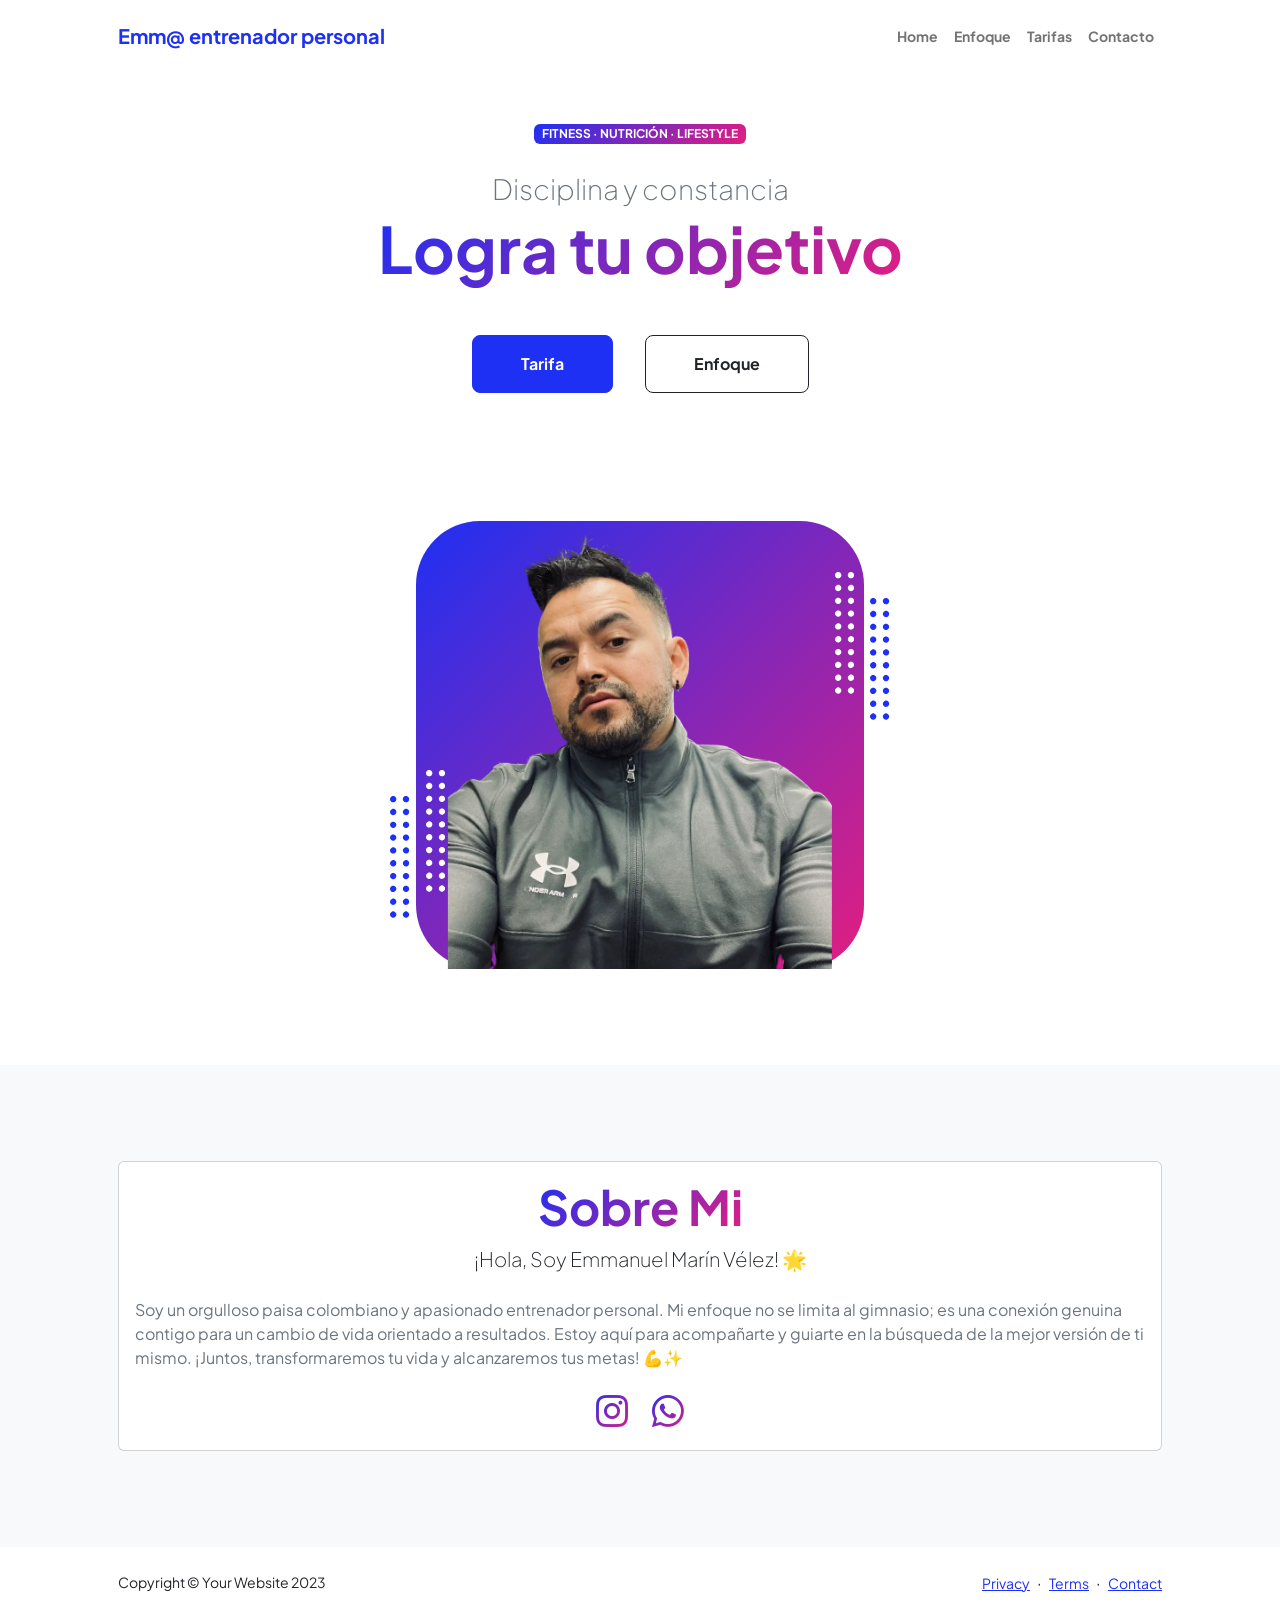
<file: templates/index.html>
<!DOCTYPE html>
<html lang="en">
    <head>
        <meta charset="utf-8" />
        <meta name="viewport" content="width=device-width, initial-scale=1, shrink-to-fit=no" />
        <meta name="description" content="" />
        <meta name="author" content="" />
        <title>Coach</title>
        <!-- Favicon-->
        <link rel="icon" type="image/x-icon" href="static/assets/favicon.ico" />
        <!-- Custom Google font-->
        <link rel="preconnect" href="https://fonts.googleapis.com" />
        <link rel="preconnect" href="https://fonts.gstatic.com" crossorigin />
        <link href="https://fonts.googleapis.com/css2?family=Plus+Jakarta+Sans:wght@100;200;300;400;500;600;700;800;900&amp;display=swap" rel="stylesheet" />
        <!-- Bootstrap icons-->
        <link href="https://cdn.jsdelivr.net/npm/bootstrap-icons@1.8.1/font/bootstrap-icons.css" rel="stylesheet" />
        <!-- Core theme CSS (includes Bootstrap)-->
        <link href="static/css/styles.css" rel="stylesheet" />
    </head>
    <body>
       <!-- Navigation-->
        <nav class="navbar navbar-expand-lg navbar-light bg-white py-3">
            <div class="container px-5">
            <a class="navbar-brand" href="index.html"
                ><span class="fw-bolder text-primary">Emm@ entrenador personal</span></a
            >
            <button
                class="navbar-toggler"
                type="button"
                data-bs-toggle="collapse"
                data-bs-target="#navbarSupportedContent"
                aria-controls="navbarSupportedContent"
                aria-expanded="false"
                aria-label="Toggle navigation"
            >
                <span class="navbar-toggler-icon"></span>
            </button>
            <div class="collapse navbar-collapse" id="navbarSupportedContent">
                <ul class="navbar-nav ms-auto mb-2 mb-lg-0 small fw-bolder">
                <li class="nav-item"><a class="nav-link" href="index.html">Home</a></li>
                <li class="nav-item"><a class="nav-link" href="resume.html">Enfoque</a></li>
                <li class="nav-item">
                    <a class="nav-link" href="projects.html">Tarifas</a>
                </li>
                <li class="nav-item">
                    <a class="nav-link" href="contact.html">Contacto</a>
                </li>
                </ul>
            </div>
            </div>
        </nav>
    </body>
    <body class="d-flex flex-column h-100">
        <main class="flex-shrink-0">
            <!-- Header-->
            <header class="py-5">
                <div class="container px-5 pb-5">
                    <div class="row gx-5 align-items-center">
                        <div class="col-xxl-5">
                            <!-- Header text content-->
                            <div class="text-center text-xxl-start">
                                <div class="badge bg-gradient-primary-to-secondary text-white mb-4"><div class="text-uppercase">Fitness &middot; Nutrición &middot; Lifestyle </div></div>
                                <div class="fs-3 fw-light text-muted">Disciplina y constancia</div>
                                <h1 class="display-3 fw-bolder mb-5"><span class="text-gradient d-inline">Logra tu objetivo</span></h1>
                                <div class="d-grid gap-3 d-sm-flex justify-content-sm-center justify-content-xxl-start mb-3">
                                    <a class="btn btn-primary btn-lg px-5 py-3 me-sm-3 fs-6 fw-bolder" href="projects.html">Tarifa</a>
                                    <a class="btn btn-outline-dark btn-lg px-5 py-3 fs-6 fw-bolder" href="resume.html">Enfoque</a>
                                </div>
                            </div>
                        </div>
                        <div class="col-xxl-7">
                            <!-- Header profile picture-->
                            <div class="d-flex justify-content-center mt-5 mt-xxl-0">
                                <div class="profile bg-gradient-primary-to-secondary">
                                    <!-- TIP: For best results, use a photo with a transparent background like the demo example below-->
                                    <!-- Watch a tutorial on how to do this on YouTube (link)-->
                                    <img class="profile-img" src="static/assets/profile_03.png" alt="..." />
                                    <div class="dots-1">
                                        <!-- SVG Dots-->
                                        <svg version="1.1" xmlns="http://www.w3.org/2000/svg" xmlns:xlink="http://www.w3.org/1999/xlink" x="0px" y="0px" viewBox="0 0 191.6 1215.4" style="enable-background: new 0 0 191.6 1215.4" xml:space="preserve">
                                            <g transform="translate(0.000000,1280.000000) scale(0.100000,-0.100000)">
                                                <path d="M227.7,12788.6c-105-35-200-141-222-248c-43-206,163-412,369-369c155,32,275,190,260,339c-11,105-90,213-190,262        C383.7,12801.6,289.7,12808.6,227.7,12788.6z"></path>
                                                <path d="M1507.7,12788.6c-151-50-253-216-222-362c25-119,136-230,254-255c194-41,395,142,375,339c-11,105-90,213-190,262        C1663.7,12801.6,1569.7,12808.6,1507.7,12788.6z"></path>
                                                <path d="M227.7,11508.6c-105-35-200-141-222-248c-43-206,163-412,369-369c155,32,275,190,260,339c-11,105-90,213-190,262        C383.7,11521.6,289.7,11528.6,227.7,11508.6z"></path>
                                                <path d="M1507.7,11508.6c-151-50-253-216-222-362c25-119,136-230,254-255c194-41,395,142,375,339c-11,105-90,213-190,262        C1663.7,11521.6,1569.7,11528.6,1507.7,11508.6z"></path>
                                                <path d="M227.7,10228.6c-105-35-200-141-222-248c-43-206,163-412,369-369c155,32,275,190,260,339c-11,105-90,213-190,262        C383.7,10241.6,289.7,10248.6,227.7,10228.6z"></path>
                                                <path d="M1507.7,10228.6c-105-35-200-141-222-248c-43-206,163-412,369-369c155,32,275,190,260,339c-11,105-90,213-190,262        C1663.7,10241.6,1569.7,10248.6,1507.7,10228.6z"></path>
                                                <path d="M227.7,8948.6c-105-35-200-141-222-248c-43-206,163-412,369-369c155,32,275,190,260,339c-11,105-90,213-190,262        C383.7,8961.6,289.7,8968.6,227.7,8948.6z"></path>
                                                <path d="M1507.7,8948.6c-105-35-200-141-222-248c-43-206,163-412,369-369c155,32,275,190,260,339c-11,105-90,213-190,262        C1663.7,8961.6,1569.7,8968.6,1507.7,8948.6z"></path>
                                                <path d="M227.7,7668.6c-105-35-200-141-222-248c-43-206,163-412,369-369c155,32,275,190,260,339c-11,105-90,213-190,262        C383.7,7681.6,289.7,7688.6,227.7,7668.6z"></path>
                                                <path d="M1507.7,7668.6c-105-35-200-141-222-248c-43-206,163-412,369-369c155,32,275,190,260,339c-11,105-90,213-190,262        C1663.7,7681.6,1569.7,7688.6,1507.7,7668.6z"></path>
                                                <path d="M227.7,6388.6c-105-35-200-141-222-248c-43-206,163-412,369-369c155,32,275,190,260,339c-11,105-90,213-190,262        C383.7,6401.6,289.7,6408.6,227.7,6388.6z"></path>
                                                <path d="M1507.7,6388.6c-105-35-200-141-222-248c-43-206,163-412,369-369c155,32,275,190,260,339c-11,105-90,213-190,262        C1663.7,6401.6,1569.7,6408.6,1507.7,6388.6z"></path>
                                                <path d="M227.7,5108.6c-105-35-200-141-222-248c-43-206,163-412,369-369c155,32,275,190,260,339c-11,105-90,213-190,262        C383.7,5121.6,289.7,5128.6,227.7,5108.6z"></path>
                                                <path d="M1507.7,5108.6c-105-35-200-141-222-248c-43-206,163-412,369-369c155,32,275,190,260,339c-11,105-90,213-190,262        C1663.7,5121.6,1569.7,5128.6,1507.7,5108.6z"></path>
                                                <path d="M227.7,3828.6c-105-35-200-141-222-248c-43-206,163-412,369-369c155,32,275,190,260,339c-11,105-90,213-190,262        C383.7,3841.6,289.7,3848.6,227.7,3828.6z"></path>
                                                <path d="M1507.7,3828.6c-105-35-200-141-222-248c-43-206,163-412,369-369c155,32,275,190,260,339c-11,105-90,213-190,262        C1663.7,3841.6,1569.7,3848.6,1507.7,3828.6z"></path>
                                                <path d="M227.7,2548.6c-105-35-200-141-222-248c-43-206,163-412,369-369c155,32,275,190,260,339c-11,105-90,213-190,262        C383.7,2561.6,289.7,2568.6,227.7,2548.6z"></path>
                                                <path d="M1507.7,2548.6c-105-35-200-141-222-248c-43-206,163-412,369-369c155,32,275,190,260,339c-11,105-90,213-190,262        C1663.7,2561.6,1569.7,2568.6,1507.7,2548.6z"></path>
                                                <path d="M227.7,1268.6c-105-35-200-141-222-248c-43-206,163-412,369-369c155,32,275,190,260,339c-11,105-90,213-190,262        C383.7,1281.6,289.7,1288.6,227.7,1268.6z"></path>
                                                <path d="M1507.7,1268.6c-105-35-200-141-222-248c-43-206,163-412,369-369c155,32,275,190,260,339c-11,105-90,213-190,262        C1663.7,1281.6,1569.7,1288.6,1507.7,1268.6z"></path>
                                            </g>
                                        </svg>
                                        <!-- END of SVG dots-->
                                    </div>
                                    <div class="dots-2">
                                        <!-- SVG Dots-->
                                        <svg version="1.1" xmlns="http://www.w3.org/2000/svg" xmlns:xlink="http://www.w3.org/1999/xlink" x="0px" y="0px" viewBox="0 0 191.6 1215.4" style="enable-background: new 0 0 191.6 1215.4" xml:space="preserve">
                                            <g transform="translate(0.000000,1280.000000) scale(0.100000,-0.100000)">
                                                <path d="M227.7,12788.6c-105-35-200-141-222-248c-43-206,163-412,369-369c155,32,275,190,260,339c-11,105-90,213-190,262        C383.7,12801.6,289.7,12808.6,227.7,12788.6z"></path>
                                                <path d="M1507.7,12788.6c-151-50-253-216-222-362c25-119,136-230,254-255c194-41,395,142,375,339c-11,105-90,213-190,262        C1663.7,12801.6,1569.7,12808.6,1507.7,12788.6z"></path>
                                                <path d="M227.7,11508.6c-105-35-200-141-222-248c-43-206,163-412,369-369c155,32,275,190,260,339c-11,105-90,213-190,262        C383.7,11521.6,289.7,11528.6,227.7,11508.6z"></path>
                                                <path d="M1507.7,11508.6c-151-50-253-216-222-362c25-119,136-230,254-255c194-41,395,142,375,339c-11,105-90,213-190,262        C1663.7,11521.6,1569.7,11528.6,1507.7,11508.6z"></path>
                                                <path d="M227.7,10228.6c-105-35-200-141-222-248c-43-206,163-412,369-369c155,32,275,190,260,339c-11,105-90,213-190,262        C383.7,10241.6,289.7,10248.6,227.7,10228.6z"></path>
                                                <path d="M1507.7,10228.6c-105-35-200-141-222-248c-43-206,163-412,369-369c155,32,275,190,260,339c-11,105-90,213-190,262        C1663.7,10241.6,1569.7,10248.6,1507.7,10228.6z"></path>
                                                <path d="M227.7,8948.6c-105-35-200-141-222-248c-43-206,163-412,369-369c155,32,275,190,260,339c-11,105-90,213-190,262        C383.7,8961.6,289.7,8968.6,227.7,8948.6z"></path>
                                                <path d="M1507.7,8948.6c-105-35-200-141-222-248c-43-206,163-412,369-369c155,32,275,190,260,339c-11,105-90,213-190,262        C1663.7,8961.6,1569.7,8968.6,1507.7,8948.6z"></path>
                                                <path d="M227.7,7668.6c-105-35-200-141-222-248c-43-206,163-412,369-369c155,32,275,190,260,339c-11,105-90,213-190,262        C383.7,7681.6,289.7,7688.6,227.7,7668.6z"></path>
                                                <path d="M1507.7,7668.6c-105-35-200-141-222-248c-43-206,163-412,369-369c155,32,275,190,260,339c-11,105-90,213-190,262        C1663.7,7681.6,1569.7,7688.6,1507.7,7668.6z"></path>
                                                <path d="M227.7,6388.6c-105-35-200-141-222-248c-43-206,163-412,369-369c155,32,275,190,260,339c-11,105-90,213-190,262        C383.7,6401.6,289.7,6408.6,227.7,6388.6z"></path>
                                                <path d="M1507.7,6388.6c-105-35-200-141-222-248c-43-206,163-412,369-369c155,32,275,190,260,339c-11,105-90,213-190,262        C1663.7,6401.6,1569.7,6408.6,1507.7,6388.6z"></path>
                                                <path d="M227.7,5108.6c-105-35-200-141-222-248c-43-206,163-412,369-369c155,32,275,190,260,339c-11,105-90,213-190,262        C383.7,5121.6,289.7,5128.6,227.7,5108.6z"></path>
                                                <path d="M1507.7,5108.6c-105-35-200-141-222-248c-43-206,163-412,369-369c155,32,275,190,260,339c-11,105-90,213-190,262        C1663.7,5121.6,1569.7,5128.6,1507.7,5108.6z"></path>
                                                <path d="M227.7,3828.6c-105-35-200-141-222-248c-43-206,163-412,369-369c155,32,275,190,260,339c-11,105-90,213-190,262        C383.7,3841.6,289.7,3848.6,227.7,3828.6z"></path>
                                                <path d="M1507.7,3828.6c-105-35-200-141-222-248c-43-206,163-412,369-369c155,32,275,190,260,339c-11,105-90,213-190,262        C1663.7,3841.6,1569.7,3848.6,1507.7,3828.6z"></path>
                                                <path d="M227.7,2548.6c-105-35-200-141-222-248c-43-206,163-412,369-369c155,32,275,190,260,339c-11,105-90,213-190,262        C383.7,2561.6,289.7,2568.6,227.7,2548.6z"></path>
                                                <path d="M1507.7,2548.6c-105-35-200-141-222-248c-43-206,163-412,369-369c155,32,275,190,260,339c-11,105-90,213-190,262        C1663.7,2561.6,1569.7,2568.6,1507.7,2548.6z"></path>
                                                <path d="M227.7,1268.6c-105-35-200-141-222-248c-43-206,163-412,369-369c155,32,275,190,260,339c-11,105-90,213-190,262        C383.7,1281.6,289.7,1288.6,227.7,1268.6z"></path>
                                                <path d="M1507.7,1268.6c-105-35-200-141-222-248c-43-206,163-412,369-369c155,32,275,190,260,339c-11,105-90,213-190,262        C1663.7,1281.6,1569.7,1288.6,1507.7,1268.6z"></path>
                                            </g>
                                        </svg>
                                        <!-- END of SVG dots-->
                                    </div>
                                    <div class="dots-3">
                                        <!-- SVG Dots-->
                                        <svg version="1.1" xmlns="http://www.w3.org/2000/svg" xmlns:xlink="http://www.w3.org/1999/xlink" x="0px" y="0px" viewBox="0 0 191.6 1215.4" style="enable-background: new 0 0 191.6 1215.4" xml:space="preserve">
                                            <g transform="translate(0.000000,1280.000000) scale(0.100000,-0.100000)">
                                                <path d="M227.7,12788.6c-105-35-200-141-222-248c-43-206,163-412,369-369c155,32,275,190,260,339c-11,105-90,213-190,262        C383.7,12801.6,289.7,12808.6,227.7,12788.6z"></path>
                                                <path d="M1507.7,12788.6c-151-50-253-216-222-362c25-119,136-230,254-255c194-41,395,142,375,339c-11,105-90,213-190,262        C1663.7,12801.6,1569.7,12808.6,1507.7,12788.6z"></path>
                                                <path d="M227.7,11508.6c-105-35-200-141-222-248c-43-206,163-412,369-369c155,32,275,190,260,339c-11,105-90,213-190,262        C383.7,11521.6,289.7,11528.6,227.7,11508.6z"></path>
                                                <path d="M1507.7,11508.6c-151-50-253-216-222-362c25-119,136-230,254-255c194-41,395,142,375,339c-11,105-90,213-190,262        C1663.7,11521.6,1569.7,11528.6,1507.7,11508.6z"></path>
                                                <path d="M227.7,10228.6c-105-35-200-141-222-248c-43-206,163-412,369-369c155,32,275,190,260,339c-11,105-90,213-190,262        C383.7,10241.6,289.7,10248.6,227.7,10228.6z"></path>
                                                <path d="M1507.7,10228.6c-105-35-200-141-222-248c-43-206,163-412,369-369c155,32,275,190,260,339c-11,105-90,213-190,262        C1663.7,10241.6,1569.7,10248.6,1507.7,10228.6z"></path>
                                                <path d="M227.7,8948.6c-105-35-200-141-222-248c-43-206,163-412,369-369c155,32,275,190,260,339c-11,105-90,213-190,262        C383.7,8961.6,289.7,8968.6,227.7,8948.6z"></path>
                                                <path d="M1507.7,8948.6c-105-35-200-141-222-248c-43-206,163-412,369-369c155,32,275,190,260,339c-11,105-90,213-190,262        C1663.7,8961.6,1569.7,8968.6,1507.7,8948.6z"></path>
                                                <path d="M227.7,7668.6c-105-35-200-141-222-248c-43-206,163-412,369-369c155,32,275,190,260,339c-11,105-90,213-190,262        C383.7,7681.6,289.7,7688.6,227.7,7668.6z"></path>
                                                <path d="M1507.7,7668.6c-105-35-200-141-222-248c-43-206,163-412,369-369c155,32,275,190,260,339c-11,105-90,213-190,262        C1663.7,7681.6,1569.7,7688.6,1507.7,7668.6z"></path>
                                                <path d="M227.7,6388.6c-105-35-200-141-222-248c-43-206,163-412,369-369c155,32,275,190,260,339c-11,105-90,213-190,262        C383.7,6401.6,289.7,6408.6,227.7,6388.6z"></path>
                                                <path d="M1507.7,6388.6c-105-35-200-141-222-248c-43-206,163-412,369-369c155,32,275,190,260,339c-11,105-90,213-190,262        C1663.7,6401.6,1569.7,6408.6,1507.7,6388.6z"></path>
                                                <path d="M227.7,5108.6c-105-35-200-141-222-248c-43-206,163-412,369-369c155,32,275,190,260,339c-11,105-90,213-190,262        C383.7,5121.6,289.7,5128.6,227.7,5108.6z"></path>
                                                <path d="M1507.7,5108.6c-105-35-200-141-222-248c-43-206,163-412,369-369c155,32,275,190,260,339c-11,105-90,213-190,262        C1663.7,5121.6,1569.7,5128.6,1507.7,5108.6z"></path>
                                                <path d="M227.7,3828.6c-105-35-200-141-222-248c-43-206,163-412,369-369c155,32,275,190,260,339c-11,105-90,213-190,262        C383.7,3841.6,289.7,3848.6,227.7,3828.6z"></path>
                                                <path d="M1507.7,3828.6c-105-35-200-141-222-248c-43-206,163-412,369-369c155,32,275,190,260,339c-11,105-90,213-190,262        C1663.7,3841.6,1569.7,3848.6,1507.7,3828.6z"></path>
                                                <path d="M227.7,2548.6c-105-35-200-141-222-248c-43-206,163-412,369-369c155,32,275,190,260,339c-11,105-90,213-190,262        C383.7,2561.6,289.7,2568.6,227.7,2548.6z"></path>
                                                <path d="M1507.7,2548.6c-105-35-200-141-222-248c-43-206,163-412,369-369c155,32,275,190,260,339c-11,105-90,213-190,262        C1663.7,2561.6,1569.7,2568.6,1507.7,2548.6z"></path>
                                                <path d="M227.7,1268.6c-105-35-200-141-222-248c-43-206,163-412,369-369c155,32,275,190,260,339c-11,105-90,213-190,262        C383.7,1281.6,289.7,1288.6,227.7,1268.6z"></path>
                                                <path d="M1507.7,1268.6c-105-35-200-141-222-248c-43-206,163-412,369-369c155,32,275,190,260,339c-11,105-90,213-190,262        C1663.7,1281.6,1569.7,1288.6,1507.7,1268.6z"></path>
                                            </g>
                                        </svg>
                                        <!-- END of SVG dots-->
                                    </div>
                                    <div class="dots-4">
                                        <!-- SVG Dots-->
                                        <svg version="1.1" xmlns="http://www.w3.org/2000/svg" xmlns:xlink="http://www.w3.org/1999/xlink" x="0px" y="0px" viewBox="0 0 191.6 1215.4" style="enable-background: new 0 0 191.6 1215.4" xml:space="preserve">
                                            <g transform="translate(0.000000,1280.000000) scale(0.100000,-0.100000)">
                                                <path d="M227.7,12788.6c-105-35-200-141-222-248c-43-206,163-412,369-369c155,32,275,190,260,339c-11,105-90,213-190,262        C383.7,12801.6,289.7,12808.6,227.7,12788.6z"></path>
                                                <path d="M1507.7,12788.6c-151-50-253-216-222-362c25-119,136-230,254-255c194-41,395,142,375,339c-11,105-90,213-190,262        C1663.7,12801.6,1569.7,12808.6,1507.7,12788.6z"></path>
                                                <path d="M227.7,11508.6c-105-35-200-141-222-248c-43-206,163-412,369-369c155,32,275,190,260,339c-11,105-90,213-190,262        C383.7,11521.6,289.7,11528.6,227.7,11508.6z"></path>
                                                <path d="M1507.7,11508.6c-151-50-253-216-222-362c25-119,136-230,254-255c194-41,395,142,375,339c-11,105-90,213-190,262        C1663.7,11521.6,1569.7,11528.6,1507.7,11508.6z"></path>
                                                <path d="M227.7,10228.6c-105-35-200-141-222-248c-43-206,163-412,369-369c155,32,275,190,260,339c-11,105-90,213-190,262        C383.7,10241.6,289.7,10248.6,227.7,10228.6z"></path>
                                                <path d="M1507.7,10228.6c-105-35-200-141-222-248c-43-206,163-412,369-369c155,32,275,190,260,339c-11,105-90,213-190,262        C1663.7,10241.6,1569.7,10248.6,1507.7,10228.6z"></path>
                                                <path d="M227.7,8948.6c-105-35-200-141-222-248c-43-206,163-412,369-369c155,32,275,190,260,339c-11,105-90,213-190,262        C383.7,8961.6,289.7,8968.6,227.7,8948.6z"></path>
                                                <path d="M1507.7,8948.6c-105-35-200-141-222-248c-43-206,163-412,369-369c155,32,275,190,260,339c-11,105-90,213-190,262        C1663.7,8961.6,1569.7,8968.6,1507.7,8948.6z"></path>
                                                <path d="M227.7,7668.6c-105-35-200-141-222-248c-43-206,163-412,369-369c155,32,275,190,260,339c-11,105-90,213-190,262        C383.7,7681.6,289.7,7688.6,227.7,7668.6z"></path>
                                                <path d="M1507.7,7668.6c-105-35-200-141-222-248c-43-206,163-412,369-369c155,32,275,190,260,339c-11,105-90,213-190,262        C1663.7,7681.6,1569.7,7688.6,1507.7,7668.6z"></path>
                                                <path d="M227.7,6388.6c-105-35-200-141-222-248c-43-206,163-412,369-369c155,32,275,190,260,339c-11,105-90,213-190,262        C383.7,6401.6,289.7,6408.6,227.7,6388.6z"></path>
                                                <path d="M1507.7,6388.6c-105-35-200-141-222-248c-43-206,163-412,369-369c155,32,275,190,260,339c-11,105-90,213-190,262        C1663.7,6401.6,1569.7,6408.6,1507.7,6388.6z"></path>
                                                <path d="M227.7,5108.6c-105-35-200-141-222-248c-43-206,163-412,369-369c155,32,275,190,260,339c-11,105-90,213-190,262        C383.7,5121.6,289.7,5128.6,227.7,5108.6z"></path>
                                                <path d="M1507.7,5108.6c-105-35-200-141-222-248c-43-206,163-412,369-369c155,32,275,190,260,339c-11,105-90,213-190,262        C1663.7,5121.6,1569.7,5128.6,1507.7,5108.6z"></path>
                                                <path d="M227.7,3828.6c-105-35-200-141-222-248c-43-206,163-412,369-369c155,32,275,190,260,339c-11,105-90,213-190,262        C383.7,3841.6,289.7,3848.6,227.7,3828.6z"></path>
                                                <path d="M1507.7,3828.6c-105-35-200-141-222-248c-43-206,163-412,369-369c155,32,275,190,260,339c-11,105-90,213-190,262        C1663.7,3841.6,1569.7,3848.6,1507.7,3828.6z"></path>
                                                <path d="M227.7,2548.6c-105-35-200-141-222-248c-43-206,163-412,369-369c155,32,275,190,260,339c-11,105-90,213-190,262        C383.7,2561.6,289.7,2568.6,227.7,2548.6z"></path>
                                                <path d="M1507.7,2548.6c-105-35-200-141-222-248c-43-206,163-412,369-369c155,32,275,190,260,339c-11,105-90,213-190,262        C1663.7,2561.6,1569.7,2568.6,1507.7,2548.6z"></path>
                                                <path d="M227.7,1268.6c-105-35-200-141-222-248c-43-206,163-412,369-369c155,32,275,190,260,339c-11,105-90,213-190,262        C383.7,1281.6,289.7,1288.6,227.7,1268.6z"></path>
                                                <path d="M1507.7,1268.6c-105-35-200-141-222-248c-43-206,163-412,369-369c155,32,275,190,260,339c-11,105-90,213-190,262        C1663.7,1281.6,1569.7,1288.6,1507.7,1268.6z"></path>
                                            </g>
                                        </svg>
                                        <!-- END of SVG dots-->
                                    </div>
                                </div>
                            </div>
                        </div>
                    </div>
                </div>
            </header>
            <!-- About Section-->
            <section class="bg-light py-5">
                <div class="container px-5">
                    <div class="row gx-5 justify-content-center">
                        <div class="col-xxl-8">
                            <div class="text-center my-5">
                                <div class="card" style="width: 100%;">
                                    <div class="card-body">
                                        <h2 class="display-5 fw-bolder"><span class="text-gradient d-inline">Sobre Mi</span></h2>
                                        <p class="lead fw-light mb-4">¡Hola, Soy Emmanuel Marín Vélez! 🌟</p>
                                        <p class="text-muted left-left">
                                            Soy un orgulloso paisa colombiano y apasionado entrenador personal. 
                                            Mi enfoque no se limita al gimnasio; es una conexión genuina contigo para un cambio de vida orientado a resultados. 
                                            Estoy aquí para acompañarte y guiarte en la búsqueda de la mejor versión de ti mismo. ¡Juntos, transformaremos tu vida y alcanzaremos tus metas! 💪✨
                                        </p>
                                        <div class="d-flex justify-content-center fs-2 gap-4">
                                            <a class="text-gradient" href="https://www.instagram.com/marin8451/"><i class="bi bi-instagram"></i></a>
                                            <a class="text-gradient" href="#!"><i class="bi bi-whatsapp"></i></a>
                                    </div>
                                </div>

                                </div>
                            </div>
                        </div>
                    </div>
                </div>
            </section>
        </main>
    </body>
        <!-- Footer-->
    <footer class="bg-white py-4 mt-auto">
        <div class="container px-5">
            <div class="row align-items-center justify-content-between flex-column flex-sm-row">
                <div class="col-auto"><div class="small m-0">Copyright &copy; Your Website 2023</div></div>
                <div class="col-auto">
                    <a class="small" href="#!">Privacy</a>
                    <span class="mx-1">&middot;</span>
                    <a class="small" href="#!">Terms</a>
                    <span class="mx-1">&middot;</span>
                    <a class="small" href="#!">Contact</a>
                </div>
            </div>
        </div>
    </footer>
    <!-- Bootstrap core JS-->
    <script src="https://cdn.jsdelivr.net/npm/bootstrap@5.2.3/dist/js/bootstrap.bundle.min.js"></script>
    <!-- Core theme JS-->
    <script src="static/js/scripts.js"></script>
</body>
</html>
</file>
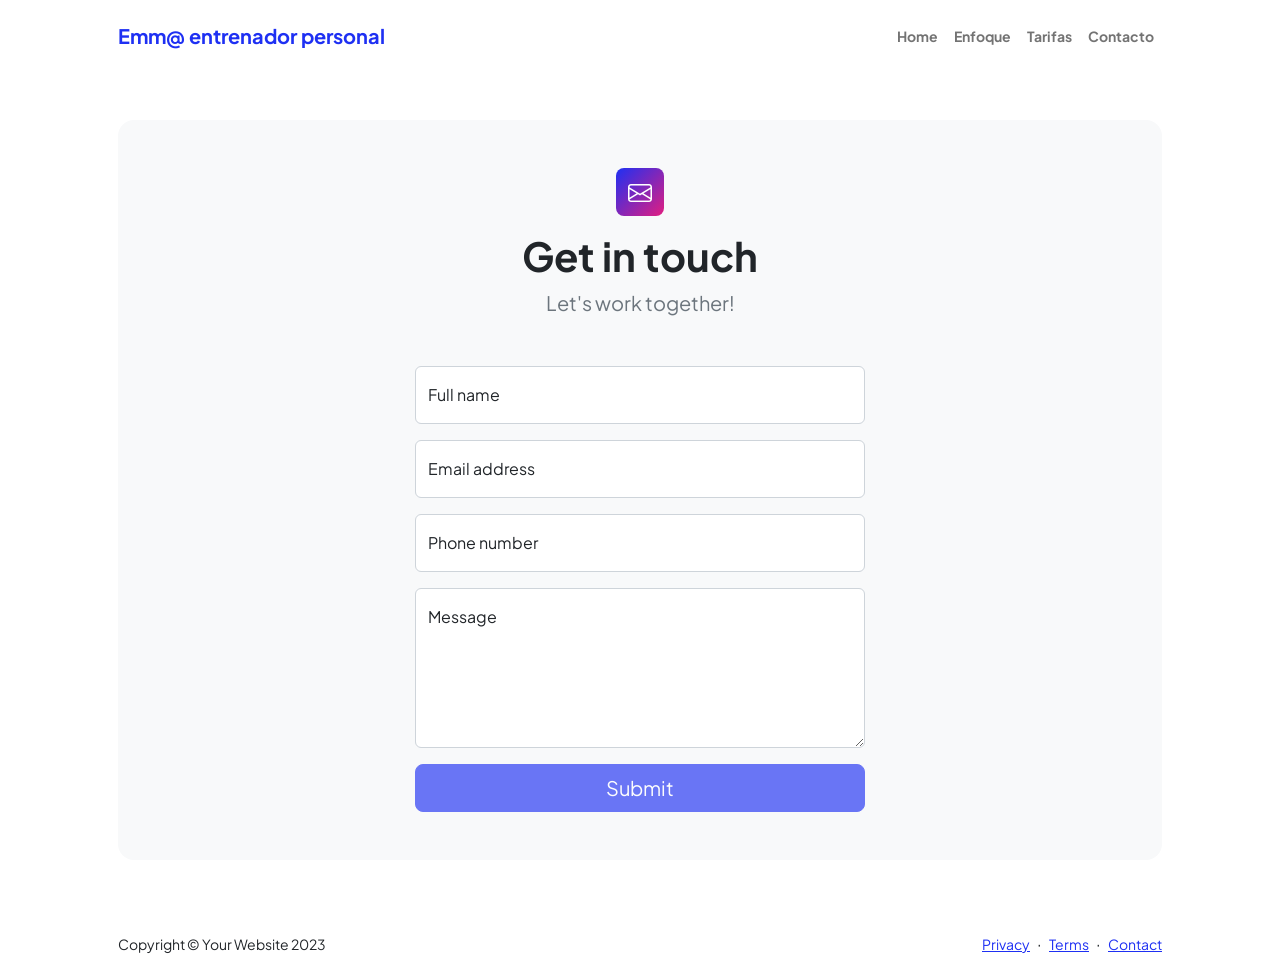
<file: templates/contact.html>
<!DOCTYPE html>
<html lang="en">
    <head>
        <meta charset="utf-8" />
        <meta name="viewport" content="width=device-width, initial-scale=1, shrink-to-fit=no" />
        <meta name="description" content="" />
        <meta name="author" content="" />
        <title>Coach</title>
        <!-- Favicon-->
        <link rel="icon" type="image/x-icon" href="static/assets/favicon.ico" />
        <!-- Custom Google font-->
        <link rel="preconnect" href="https://fonts.googleapis.com" />
        <link rel="preconnect" href="https://fonts.gstatic.com" crossorigin />
        <link href="https://fonts.googleapis.com/css2?family=Plus+Jakarta+Sans:wght@100;200;300;400;500;600;700;800;900&amp;display=swap" rel="stylesheet" />
        <!-- Bootstrap icons-->
        <link href="https://cdn.jsdelivr.net/npm/bootstrap-icons@1.8.1/font/bootstrap-icons.css" rel="stylesheet" />
        <!-- Core theme CSS (includes Bootstrap)-->
        <link href="static/css/styles.css" rel="stylesheet" />
    </head>
    <body>
       <!-- Navigation-->
        <nav class="navbar navbar-expand-lg navbar-light bg-white py-3">
            <div class="container px-5">
            <a class="navbar-brand" href="index.html"
                ><span class="fw-bolder text-primary">Emm@ entrenador personal</span></a
            >
            <button
                class="navbar-toggler"
                type="button"
                data-bs-toggle="collapse"
                data-bs-target="#navbarSupportedContent"
                aria-controls="navbarSupportedContent"
                aria-expanded="false"
                aria-label="Toggle navigation"
            >
                <span class="navbar-toggler-icon"></span>
            </button>
            <div class="collapse navbar-collapse" id="navbarSupportedContent">
                <ul class="navbar-nav ms-auto mb-2 mb-lg-0 small fw-bolder">
                <li class="nav-item"><a class="nav-link" href="index.html">Home</a></li>
                <li class="nav-item"><a class="nav-link" href="resume.html">Enfoque</a></li>
                <li class="nav-item">
                    <a class="nav-link" href="projects.html">Tarifas</a>
                </li>
                <li class="nav-item">
                    <a class="nav-link" href="contact.html">Contacto</a>
                </li>
                </ul>
            </div>
            </div>
        </nav>
    </body>
  <body class="d-flex flex-column">
    <main class="flex-shrink-0">
      <!-- Page content-->
      <section class="py-5">
        <div class="container px-5">
          <!-- Contact form-->
          <div class="bg-light rounded-4 py-5 px-4 px-md-5">
            <div class="text-center mb-5">
              <div
                class="feature bg-primary bg-gradient-primary-to-secondary text-white rounded-3 mb-3"
              >
                <i class="bi bi-envelope"></i>
              </div>
              <h1 class="fw-bolder">Get in touch</h1>
              <p class="lead fw-normal text-muted mb-0">Let's work together!</p>
            </div>
            <div class="row gx-5 justify-content-center">
              <div class="col-lg-8 col-xl-6">
                <!-- * * * * * * * * * * * * * * *-->
                <!-- * * SB Forms Contact Form * *-->
                <!-- * * * * * * * * * * * * * * *-->
                <!-- This form is pre-integrated with SB Forms.-->
                <!-- To make this form functional, sign up at-->
                <!-- https://startbootstrap.com/solution/contact-forms-->
                <!-- to get an API token!-->
                <form id="contactForm" data-sb-form-api-token="API_TOKEN">
                  <!-- Name input-->
                  <div class="form-floating mb-3">
                    <input
                      class="form-control"
                      id="name"
                      type="text"
                      placeholder="Enter your name..."
                      data-sb-validations="required"
                    />
                    <label for="name">Full name</label>
                    <div
                      class="invalid-feedback"
                      data-sb-feedback="name:required"
                    >
                      A name is required.
                    </div>
                  </div>
                  <!-- Email address input-->
                  <div class="form-floating mb-3">
                    <input
                      class="form-control"
                      id="email"
                      type="email"
                      placeholder="name@example.com"
                      data-sb-validations="required,email"
                    />
                    <label for="email">Email address</label>
                    <div
                      class="invalid-feedback"
                      data-sb-feedback="email:required"
                    >
                      An email is required.
                    </div>
                    <div
                      class="invalid-feedback"
                      data-sb-feedback="email:email"
                    >
                      Email is not valid.
                    </div>
                  </div>
                  <!-- Phone number input-->
                  <div class="form-floating mb-3">
                    <input
                      class="form-control"
                      id="phone"
                      type="tel"
                      placeholder="(123) 456-7890"
                      data-sb-validations="required"
                    />
                    <label for="phone">Phone number</label>
                    <div
                      class="invalid-feedback"
                      data-sb-feedback="phone:required"
                    >
                      A phone number is required.
                    </div>
                  </div>
                  <!-- Message input-->
                  <div class="form-floating mb-3">
                    <textarea
                      class="form-control"
                      id="message"
                      type="text"
                      placeholder="Enter your message here..."
                      style="height: 10rem"
                      data-sb-validations="required"
                    ></textarea>
                    <label for="message">Message</label>
                    <div
                      class="invalid-feedback"
                      data-sb-feedback="message:required"
                    >
                      A message is required.
                    </div>
                  </div>
                  <!-- Submit success message-->
                  <!---->
                  <!-- This is what your users will see when the form-->
                  <!-- has successfully submitted-->
                  <div class="d-none" id="submitSuccessMessage">
                    <div class="text-center mb-3">
                      <div class="fw-bolder">Form submission successful!</div>
                      To activate this form, sign up at
                      <br />
                      <a
                        href="https://startbootstrap.com/solution/contact-forms"
                        >https://startbootstrap.com/solution/contact-forms</a
                      >
                    </div>
                  </div>
                  <!-- Submit error message-->
                  <!---->
                  <!-- This is what your users will see when there is-->
                  <!-- an error submitting the form-->
                  <div class="d-none" id="submitErrorMessage">
                    <div class="text-center text-danger mb-3">
                      Error sending message!
                    </div>
                  </div>
                  <!-- Submit Button-->
                  <div class="d-grid">
                    <button
                      class="btn btn-primary btn-lg disabled"
                      id="submitButton"
                      type="submit"
                    >
                      Submit
                    </button>
                  </div>
                </form>
              </div>
            </div>
          </div>
        </div>
      </section>
    </main>
  <!-- Footer-->
    <footer class="bg-white py-4 mt-auto">
      <div class="container px-5">
          <div class="row align-items-center justify-content-between flex-column flex-sm-row">
              <div class="col-auto"><div class="small m-0">Copyright &copy; Your Website 2023</div></div>
              <div class="col-auto">
                  <a class="small" href="#!">Privacy</a>
                  <span class="mx-1">&middot;</span>
                  <a class="small" href="#!">Terms</a>
                  <span class="mx-1">&middot;</span>
                  <a class="small" href="#!">Contact</a>
              </div>
          </div>
      </div>
    </footer>
    <!-- Bootstrap core JS-->
    <script src="https://cdn.jsdelivr.net/npm/bootstrap@5.2.3/dist/js/bootstrap.bundle.min.js"></script>
    <!-- Core theme JS-->
    <script src="static/js/scripts.js"></script>
  </body>
</html>
</file>
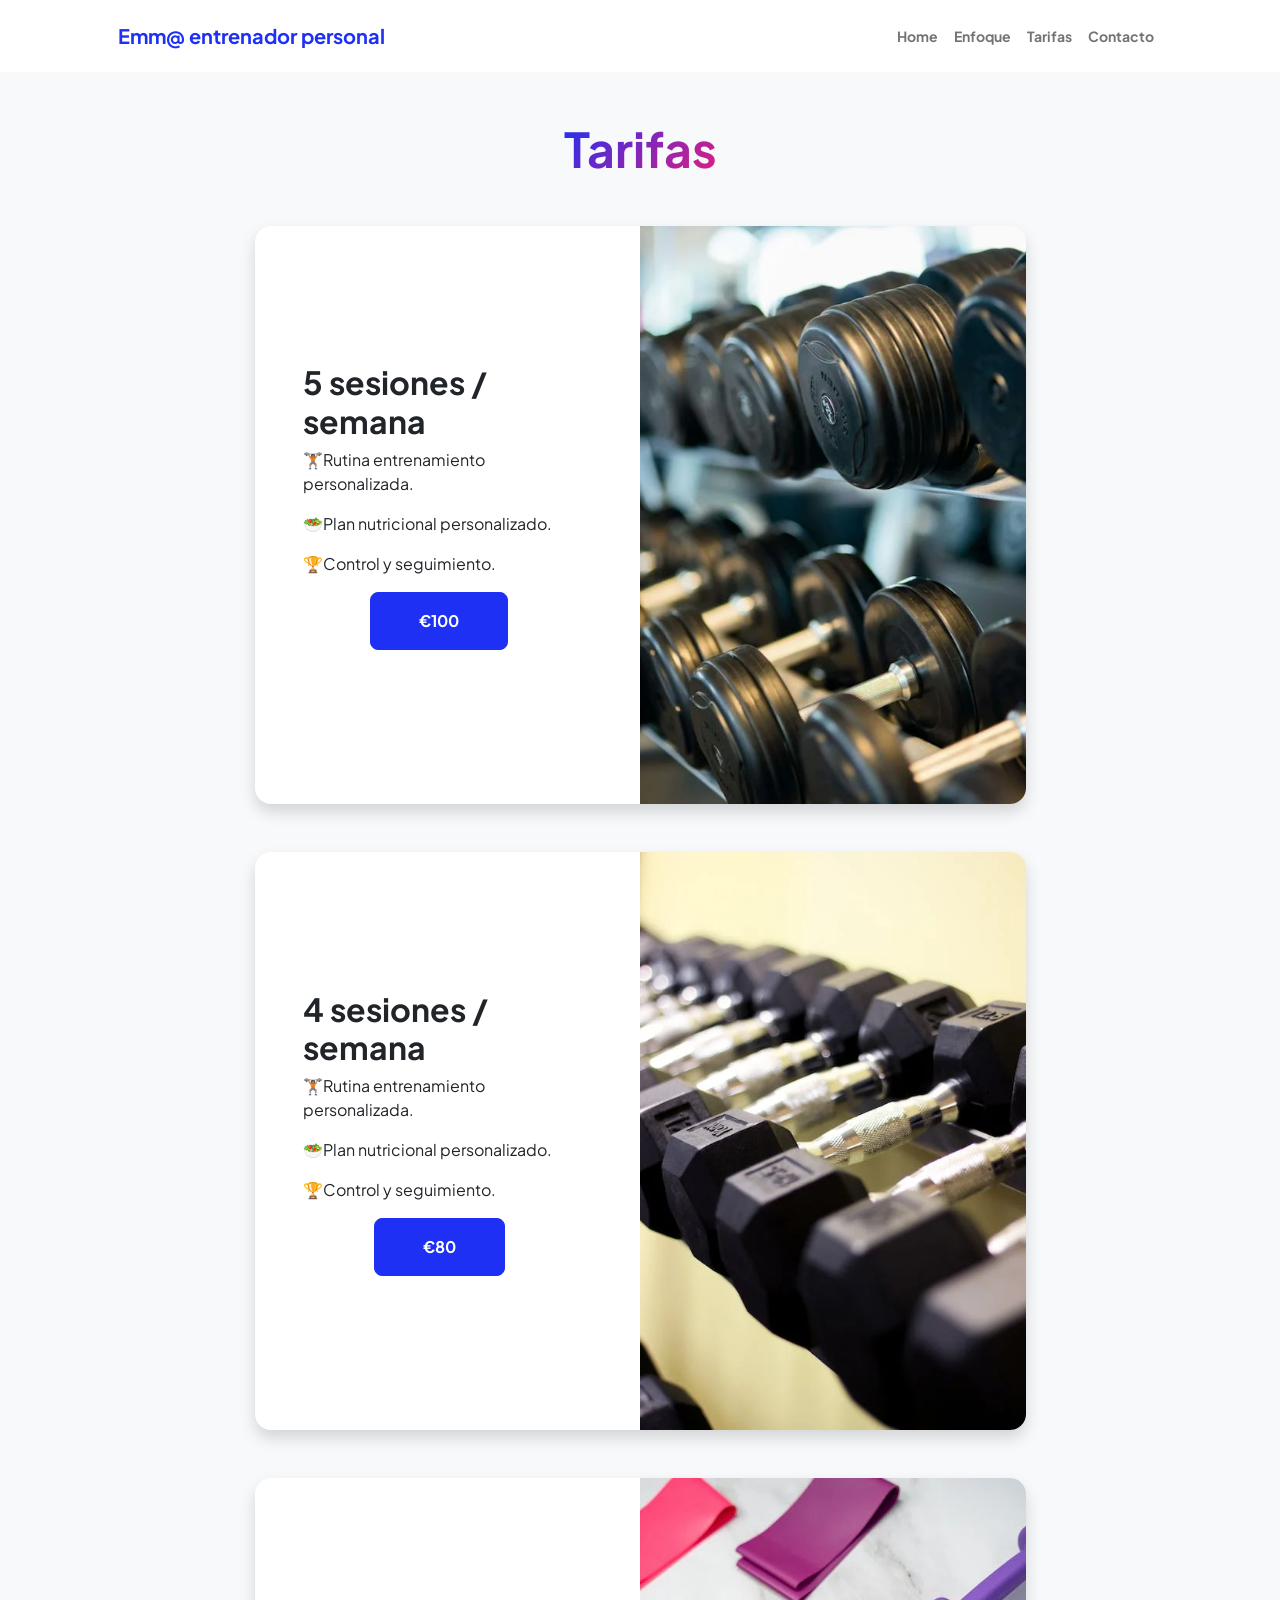
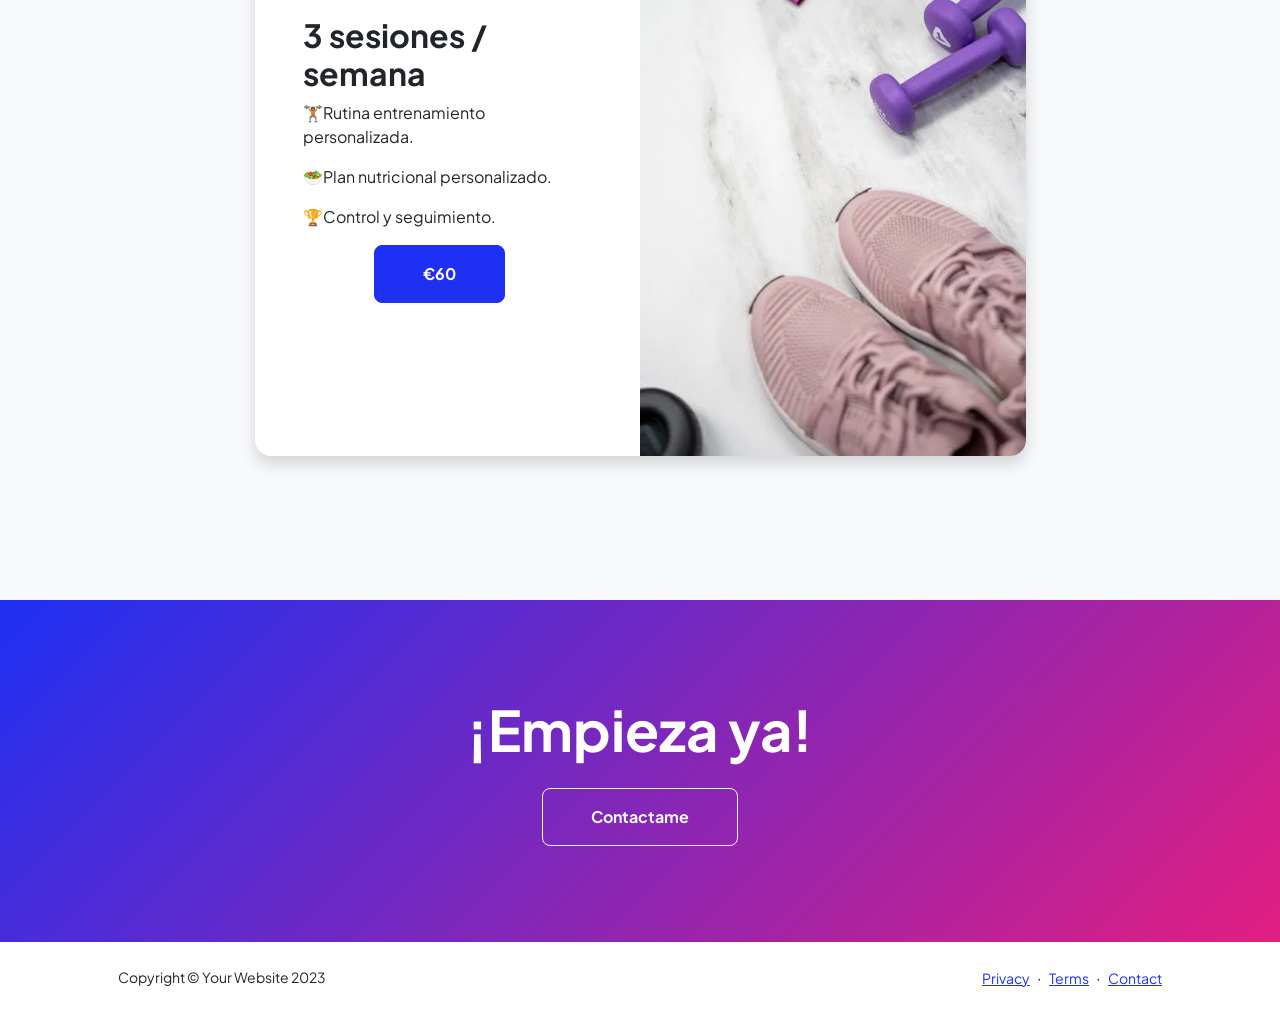
<file: templates/projects.html>
<!DOCTYPE html>
<html lang="en">
    <head>
        <meta charset="utf-8" />
        <meta name="viewport" content="width=device-width, initial-scale=1, shrink-to-fit=no" />
        <meta name="description" content="" />
        <meta name="author" content="" />
        <title>Coach</title>
        <!-- Favicon-->
        <link rel="icon" type="image/x-icon" href="static/assets/favicon.ico" />
        <!-- Custom Google font-->
        <link rel="preconnect" href="https://fonts.googleapis.com" />
        <link rel="preconnect" href="https://fonts.gstatic.com" crossorigin />
        <link href="https://fonts.googleapis.com/css2?family=Plus+Jakarta+Sans:wght@100;200;300;400;500;600;700;800;900&amp;display=swap" rel="stylesheet" />
        <!-- Bootstrap icons-->
        <link href="https://cdn.jsdelivr.net/npm/bootstrap-icons@1.8.1/font/bootstrap-icons.css" rel="stylesheet" />
        <!-- Core theme CSS (includes Bootstrap)-->
        <link href="static/css/styles.css" rel="stylesheet" />
    </head>
    <body>
       <!-- Navigation-->
        <nav class="navbar navbar-expand-lg navbar-light bg-white py-3">
            <div class="container px-5">
            <a class="navbar-brand" href="index.html"
                ><span class="fw-bolder text-primary">Emm@ entrenador personal</span></a
            >
            <button
                class="navbar-toggler"
                type="button"
                data-bs-toggle="collapse"
                data-bs-target="#navbarSupportedContent"
                aria-controls="navbarSupportedContent"
                aria-expanded="false"
                aria-label="Toggle navigation"
            >
                <span class="navbar-toggler-icon"></span>
            </button>
            <div class="collapse navbar-collapse" id="navbarSupportedContent">
                <ul class="navbar-nav ms-auto mb-2 mb-lg-0 small fw-bolder">
                <li class="nav-item"><a class="nav-link" href="index.html">Home</a></li>
                <li class="nav-item"><a class="nav-link" href="resume.html">Enfoque</a></li>
                <li class="nav-item">
                    <a class="nav-link" href="projects.html">Tarifas</a>
                </li>
                <li class="nav-item">
                    <a class="nav-link" href="contact.html">Contacto</a>
                </li>
                </ul>
            </div>
            </div>
        </nav>
    </body>
  <body class="d-flex flex-column h-100 bg-light">
    <main class="flex-shrink-0">
      <!-- Projects Section-->
      <section class="py-5">
        <div class="container px-5 mb-5">
          <div class="text-center mb-5">
            <h1 class="display-5 fw-bolder mb-0">
              <span class="text-gradient d-inline">Tarifas</span>
            </h1>
          </div>
          <div class="row gx-5 justify-content-center">
            <div class="col-lg-11 col-xl-9 col-xxl-8">
              <!-- Project Card 1-->
              <div class="card overflow-hidden shadow rounded-4 border-0 mb-5">
                <div class="card-body p-0 card-size">
                  <div class="d-flex align-items-center">
                    <div class="p-5">
                      <h2 class="fw-bolder">5 sesiones / semana</h2>
                      <p>🏋🏽Rutina entrenamiento personalizada.</p>
                      <p>🥗Plan nutricional personalizado.</p>
                      <p>🏆Control y seguimiento.</p>
                      <div class="d-grid gap-3 d-sm-flex justify-content-sm-center justify-content-xxl-start mb-3 center-price">
                        <a class="btn btn-primary btn-lg px-5 py-3 me-sm-3 fs-6 fw-bolder" href="">€100</a>
                      </div>
                    </div>
                    <img
                      class="img-fluid"
                      src="static/assets/5days.webp"
                      alt="..."
                    />
                  </div>
                </div>
              </div>
              <!-- Project Card 2-->
              <div class="card overflow-hidden shadow rounded-4 border-0 mb-5" >
                <div class="card-body p-0">
                  <div class="d-flex align-items-center">
                    <div class="p-5">
                      <h2 class="fw-bolder">4 sesiones / semana</h2>
                      <p>🏋🏽Rutina entrenamiento personalizada.</p>
                      <p>🥗Plan nutricional personalizado.</p>
                      <p>🏆Control y seguimiento.</p>
                      <div class="d-grid gap-3 d-sm-flex justify-content-sm-center justify-content-xxl-start mb-3 center-price">
                        <a class="btn btn-primary btn-lg px-5 py-3 me-sm-3 fs-6 fw-bolder" href="">€80</a>
                      </div>
                    </div>
                    <img
                      class="img-fluid"
                      src="static/assets/4days.webp"
                      alt="..."
                    />
                  </div>
                </div>
              </div>
              <!-- Project Card 3-->
              <div class="card overflow-hidden shadow rounded-4 border-0 mb-5">
                <div class="card-body p-0">
                  <div class="d-flex align-items-center">
                    <div class="p-5">
                      <h2 class="fw-bolder">3 sesiones / semana</h2>
                      <p>🏋🏽Rutina entrenamiento personalizada.</p>
                      <p>🥗Plan nutricional personalizado.</p>
                      <p>🏆Control y seguimiento.</p>
                      <div class="d-grid gap-3 d-sm-flex justify-content-sm-center justify-content-xxl-start mb-3 center-price">
                        <a class="btn btn-primary btn-lg px-5 py-3 me-sm-3 fs-6 fw-bolder" href="">€60</a>
                      </div>
                    </div>
                    <img
                      class="img-fluid"
                      src="static/assets/3days.webp"
                      alt="..."
                    />
                  </div>
                </div>
              </div>
            </div>
          </div>
        </div>
      </section>
      <!-- Call to action section-->
      <section class="py-5 bg-gradient-primary-to-secondary text-white">
        <div class="container px-5 my-5">
          <div class="text-center">
            <h2 class="display-4 fw-bolder mb-4">
              ¡Empieza ya!
            </h2>
            <a
              class="btn btn-outline-light btn-lg px-5 py-3 fs-6 fw-bolder"
              href="contact.html"
              >Contactame</a
            >
          </div>
        </div>
      </section>
    </main>
  <!-- Footer-->
  <footer class="bg-white py-4 mt-auto">
    <div class="container px-5">
        <div class="row align-items-center justify-content-between flex-column flex-sm-row">
            <div class="col-auto"><div class="small m-0">Copyright &copy; Your Website 2023</div></div>
            <div class="col-auto">
                <a class="small" href="#!">Privacy</a>
                <span class="mx-1">&middot;</span>
                <a class="small" href="#!">Terms</a>
                <span class="mx-1">&middot;</span>
                <a class="small" href="#!">Contact</a>
            </div>
        </div>
    </div>
  </footer>
  <!-- Bootstrap core JS-->
  <script src="https://cdn.jsdelivr.net/npm/bootstrap@5.2.3/dist/js/bootstrap.bundle.min.js"></script>
  <!-- Core theme JS-->
  <script src="static/js/scripts.js"></script>
</body>
</html>
</file>
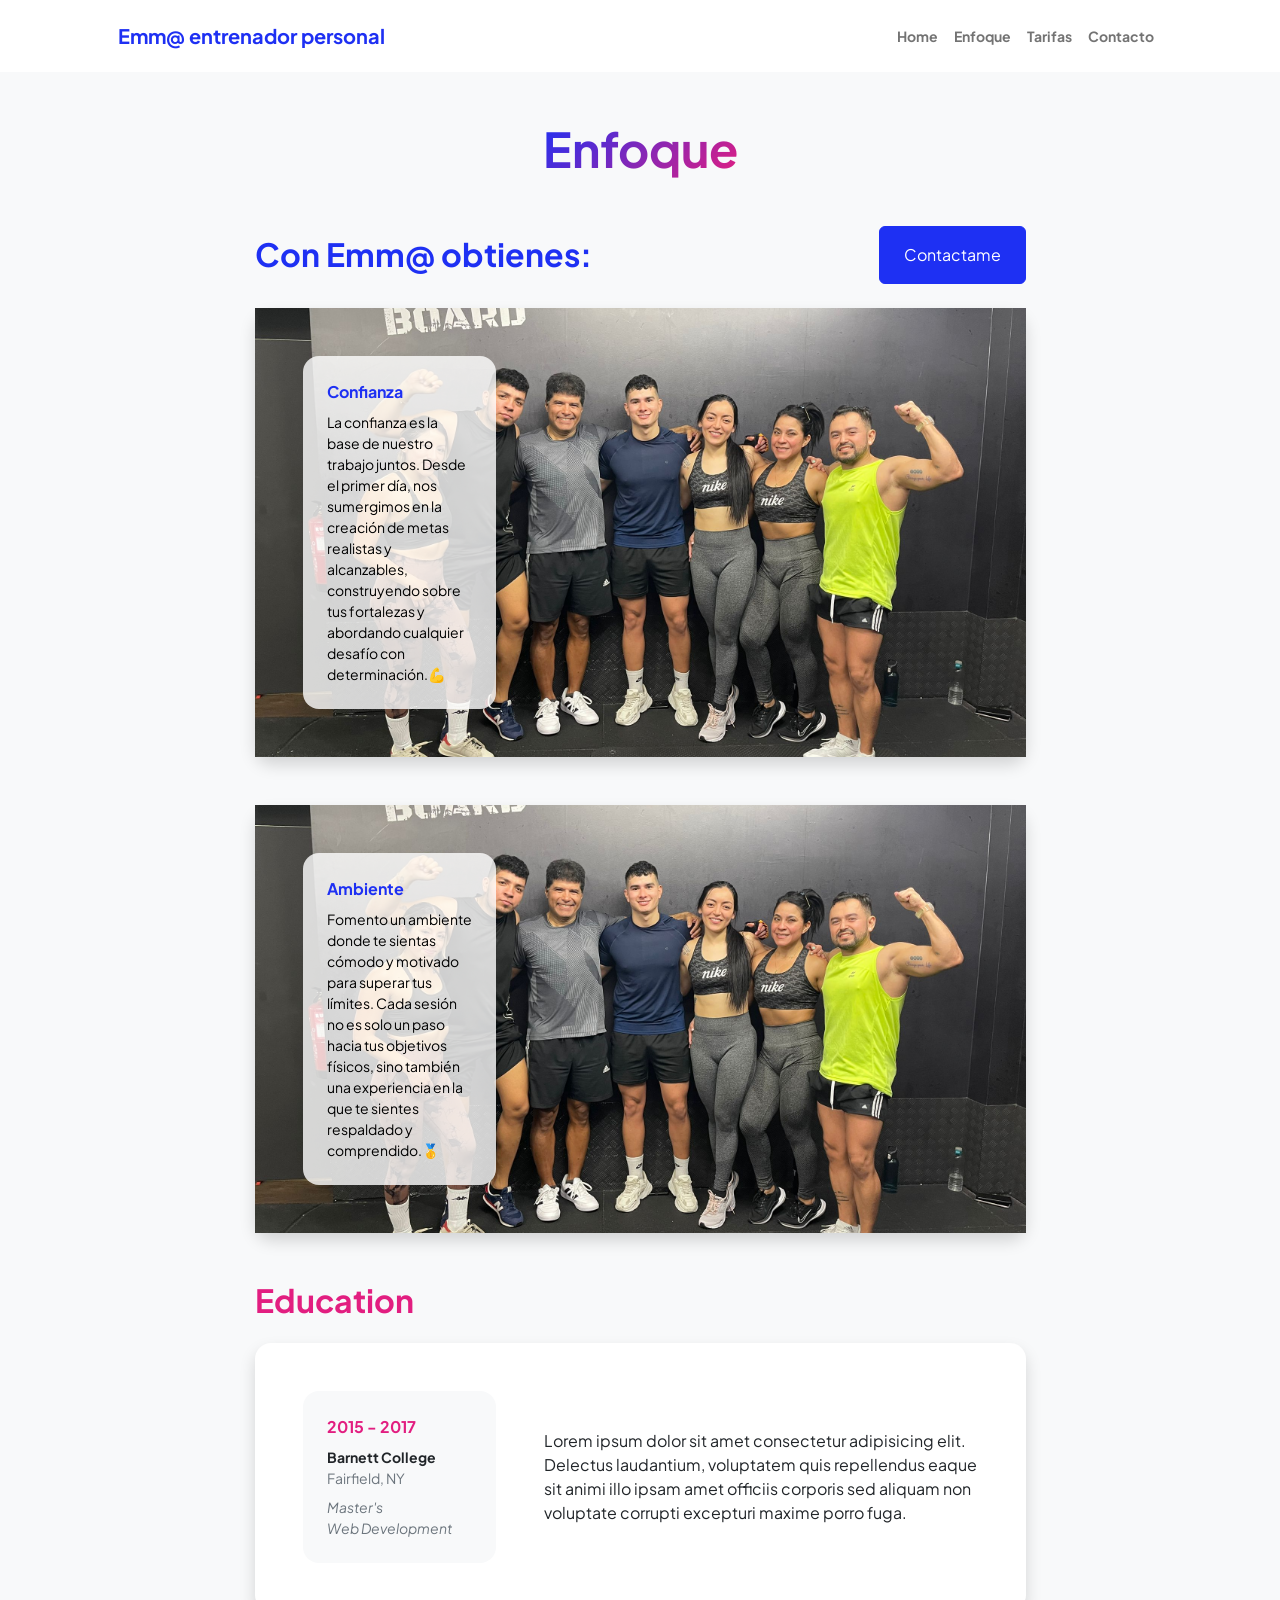
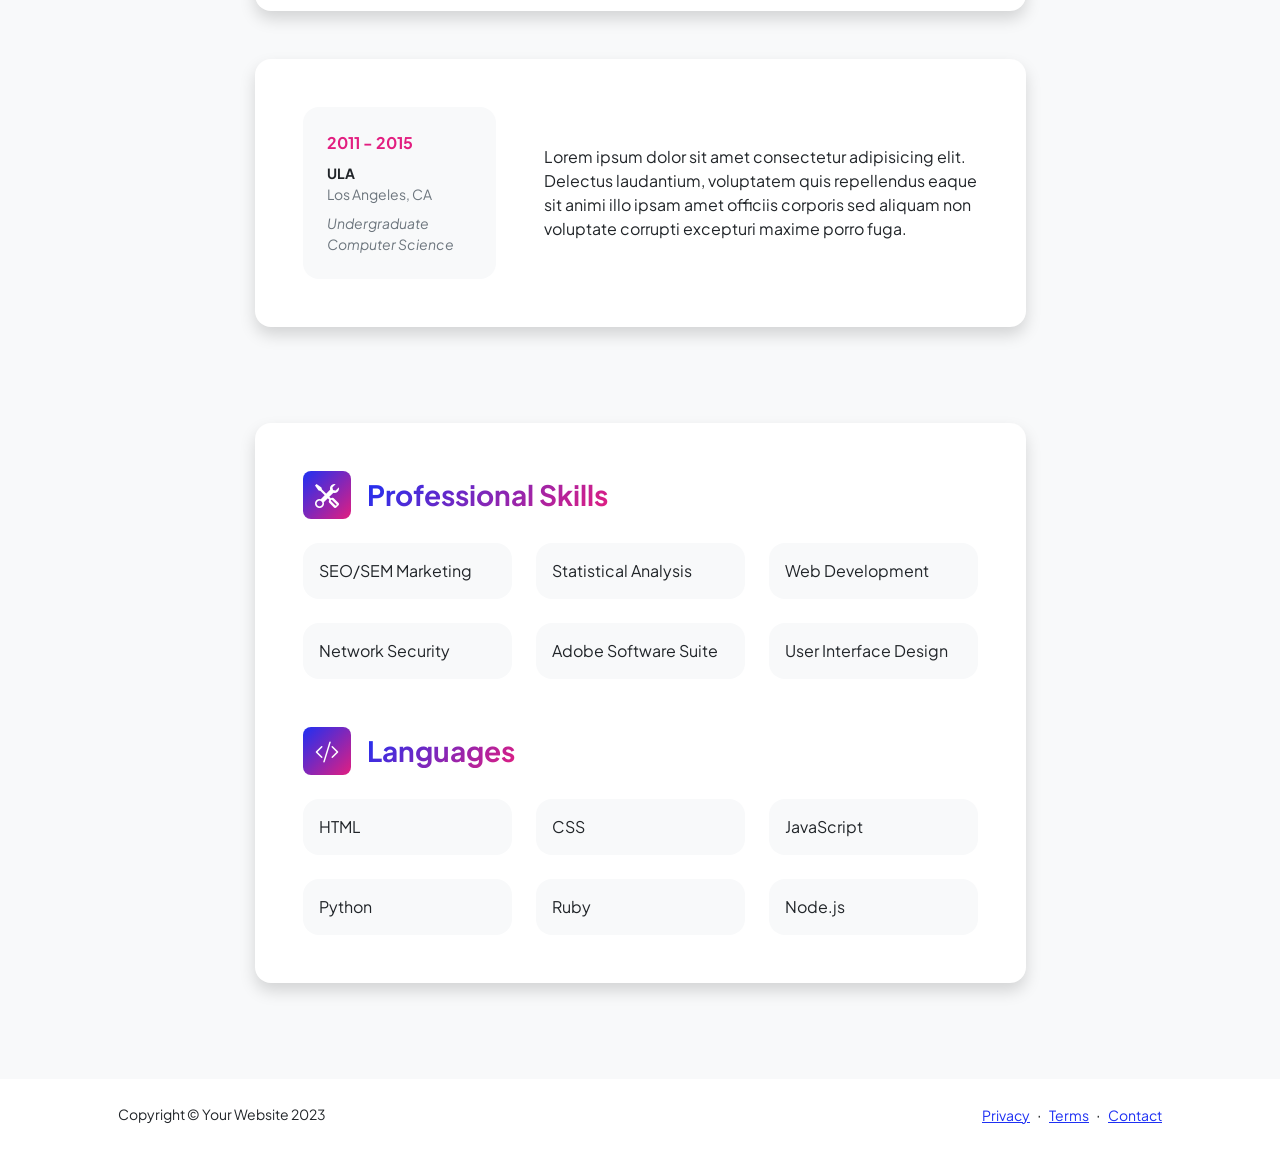
<file: templates/resume.html>
<!DOCTYPE html>
<html lang="en">
    <head>
        <meta charset="utf-8" />
        <meta name="viewport" content="width=device-width, initial-scale=1, shrink-to-fit=no" />
        <meta name="description" content="" />
        <meta name="author" content="" />
        <title>Coach</title>
        <!-- Favicon-->
        <link rel="icon" type="image/x-icon" href="static/assets/favicon.ico" />
        <!-- Custom Google font-->
        <link rel="preconnect" href="https://fonts.googleapis.com" />
        <link rel="preconnect" href="https://fonts.gstatic.com" crossorigin />
        <link href="https://fonts.googleapis.com/css2?family=Plus+Jakarta+Sans:wght@100;200;300;400;500;600;700;800;900&amp;display=swap" rel="stylesheet" />
        <!-- Bootstrap icons-->
        <link href="https://cdn.jsdelivr.net/npm/bootstrap-icons@1.8.1/font/bootstrap-icons.css" rel="stylesheet" />
        <!-- Core theme CSS (includes Bootstrap)-->
        <link href="static/css/styles.css" rel="stylesheet" />
    </head>
    <body>
       <!-- Navigation-->
        <nav class="navbar navbar-expand-lg navbar-light bg-white py-3">
            <div class="container px-5">
            <a class="navbar-brand" href="index.html"
                ><span class="fw-bolder text-primary">Emm@ entrenador personal</span></a
            >
            <button
                class="navbar-toggler"
                type="button"
                data-bs-toggle="collapse"
                data-bs-target="#navbarSupportedContent"
                aria-controls="navbarSupportedContent"
                aria-expanded="false"
                aria-label="Toggle navigation"
            >
                <span class="navbar-toggler-icon"></span>
            </button>
            <div class="collapse navbar-collapse" id="navbarSupportedContent">
                <ul class="navbar-nav ms-auto mb-2 mb-lg-0 small fw-bolder">
                <li class="nav-item"><a class="nav-link" href="index.html">Home</a></li>
                <li class="nav-item"><a class="nav-link" href="resume.html">Enfoque</a></li>
                <li class="nav-item">
                    <a class="nav-link" href="projects.html">Tarifas</a>
                </li>
                <li class="nav-item">
                    <a class="nav-link" href="contact.html">Contacto</a>
                </li>
                </ul>
            </div>
            </div>
        </nav>
    </body>
    <body class="d-flex flex-column h-100 bg-light">
      <main class="flex-shrink-0">
        <!-- Page Content-->
        <div class="container px-5 my-5">
          <div class="text-center mb-5">
            <h1 class="display-5 fw-bolder mb-0">
              <span class="text-gradient d-inline">Enfoque</span>
            </h1>
          </div>
          <div class="row gx-5 justify-content-center">
            <div class="col-lg-11 col-xl-9 col-xxl-8">
              <!-- Experience Section-->
              <section>
                <div
                  class="d-flex align-items-center justify-content-between mb-4"
                >
                  <h2 class="text-primary fw-bolder mb-0">Con Emm@ obtienes:</h2>
                  <!-- Download resume button-->
                  <!-- Note: Set the link href target to a PDF file within your project-->
                  <a class="btn btn-primary px-4 py-3" href="contact.html">
                    Contactame
                  </a>
                </div>
                <!-- Experience Card 1-->
                <div class="card shadow border-0 rounded-4 mb-5">
                  <div class="card-body p-5 bg">
                    <div class="row align-items-center gx-5 ">
                      <div class="col text-center text-lg-start mb-4 mb-lg-0 ">
                        <div class="p-4 rounded-4 bg-tr">
                          <div class="text-primary  fw-bolder mb-2">
                            Confianza
                          </div>
                          <div class="small text-muted text-black ">La confianza es la base de nuestro trabajo juntos. Desde el primer día, nos sumergimos en la creación de metas realistas y alcanzables,
                            construyendo sobre tus fortalezas y abordando cualquier desafío con determinación.💪
                            </div>
                        </div>
                      </div>
                      <div class="col-lg-8">
                      </div>
                    </div>
                  </div>
                </div>
                <!-- Experience Card 2-->
                <div class="card shadow border-0 rounded-4 mb-5">
                  <div class="card-body p-5 bg">
                    <div class="row align-items-center gx-5 ">
                      <div class="col text-center text-lg-start mb-4 mb-lg-0 ">
                        <div class="p-4 rounded-4 bg-tr">
                          <div class="text-primary  fw-bolder mb-2">
                            Ambiente
                          </div>
                          <div class="small text-muted text-black ">Fomento un ambiente donde te sientas cómodo y motivado para superar tus límites. 
                            Cada sesión no es solo un paso hacia tus objetivos físicos, sino también una experiencia en la que
                            te sientes respaldado y comprendido.🥇
                            </div>
                        </div>
                      </div>
                      <div class="col-lg-8">
                      </div>
                    </div>
                  </div>
                </div>
              </section>
              <!-- Education Section-->
              <section>
                <h2 class="text-secondary fw-bolder mb-4">Education</h2>
                <!-- Education Card 1-->
                <div class="card shadow border-0 rounded-4 mb-5">
                  <div class="card-body p-5">
                    <div class="row align-items-center gx-5">
                      <div class="col text-center text-lg-start mb-4 mb-lg-0">
                        <div class="bg-light p-4 rounded-4">
                          <div class="text-secondary fw-bolder mb-2">
                            2015 - 2017
                          </div>
                          <div class="mb-2">
                            <div class="small fw-bolder">Barnett College</div>
                            <div class="small text-muted">Fairfield, NY</div>
                          </div>
                          <div class="fst-italic">
                            <div class="small text-muted">Master's</div>
                            <div class="small text-muted">Web Development</div>
                          </div>
                        </div>
                      </div>
                      <div class="col-lg-8">
                        <div>
                          Lorem ipsum dolor sit amet consectetur adipisicing elit.
                          Delectus laudantium, voluptatem quis repellendus eaque
                          sit animi illo ipsam amet officiis corporis sed aliquam
                          non voluptate corrupti excepturi maxime porro fuga.
                        </div>
                      </div>
                    </div>
                  </div>
                </div>
                <!-- Education Card 2-->
                <div class="card shadow border-0 rounded-4 mb-5">
                  <div class="card-body p-5">
                    <div class="row align-items-center gx-5">
                      <div class="col text-center text-lg-start mb-4 mb-lg-0">
                        <div class="bg-light p-4 rounded-4">
                          <div class="text-secondary fw-bolder mb-2">
                            2011 - 2015
                          </div>
                          <div class="mb-2">
                            <div class="small fw-bolder">ULA</div>
                            <div class="small text-muted">Los Angeles, CA</div>
                          </div>
                          <div class="fst-italic">
                            <div class="small text-muted">Undergraduate</div>
                            <div class="small text-muted">Computer Science</div>
                          </div>
                        </div>
                      </div>
                      <div class="col-lg-8">
                        <div>
                          Lorem ipsum dolor sit amet consectetur adipisicing elit.
                          Delectus laudantium, voluptatem quis repellendus eaque
                          sit animi illo ipsam amet officiis corporis sed aliquam
                          non voluptate corrupti excepturi maxime porro fuga.
                        </div>
                      </div>
                    </div>
                  </div>
                </div>
              </section>
              <!-- Divider-->
              <div class="pb-5"></div>
              <!-- Skills Section-->
              <section>
                <!-- Skillset Card-->
                <div class="card shadow border-0 rounded-4 mb-5">
                  <div class="card-body p-5">
                    <!-- Professional skills list-->
                    <div class="mb-5">
                      <div class="d-flex align-items-center mb-4">
                        <div
                          class="feature bg-primary bg-gradient-primary-to-secondary text-white rounded-3 me-3"
                        >
                          <i class="bi bi-tools"></i>
                        </div>
                        <h3 class="fw-bolder mb-0">
                          <span class="text-gradient d-inline"
                            >Professional Skills</span
                          >
                        </h3>
                      </div>
                      <div class="row row-cols-1 row-cols-md-3 mb-4">
                        <div class="col mb-4 mb-md-0">
                          <div
                            class="d-flex align-items-center bg-light rounded-4 p-3 h-100"
                          >
                            SEO/SEM Marketing
                          </div>
                        </div>
                        <div class="col mb-4 mb-md-0">
                          <div
                            class="d-flex align-items-center bg-light rounded-4 p-3 h-100"
                          >
                            Statistical Analysis
                          </div>
                        </div>
                        <div class="col">
                          <div
                            class="d-flex align-items-center bg-light rounded-4 p-3 h-100"
                          >
                            Web Development
                          </div>
                        </div>
                      </div>
                      <div class="row row-cols-1 row-cols-md-3">
                        <div class="col mb-4 mb-md-0">
                          <div
                            class="d-flex align-items-center bg-light rounded-4 p-3 h-100"
                          >
                            Network Security
                          </div>
                        </div>
                        <div class="col mb-4 mb-md-0">
                          <div
                            class="d-flex align-items-center bg-light rounded-4 p-3 h-100"
                          >
                            Adobe Software Suite
                          </div>
                        </div>
                        <div class="col">
                          <div
                            class="d-flex align-items-center bg-light rounded-4 p-3 h-100"
                          >
                            User Interface Design
                          </div>
                        </div>
                      </div>
                    </div>
                    <!-- Languages list-->
                    <div class="mb-0">
                      <div class="d-flex align-items-center mb-4">
                        <div
                          class="feature bg-primary bg-gradient-primary-to-secondary text-white rounded-3 me-3"
                        >
                          <i class="bi bi-code-slash"></i>
                        </div>
                        <h3 class="fw-bolder mb-0">
                          <span class="text-gradient d-inline">Languages</span>
                        </h3>
                      </div>
                      <div class="row row-cols-1 row-cols-md-3 mb-4">
                        <div class="col mb-4 mb-md-0">
                          <div
                            class="d-flex align-items-center bg-light rounded-4 p-3 h-100"
                          >
                            HTML
                          </div>
                        </div>
                        <div class="col mb-4 mb-md-0">
                          <div
                            class="d-flex align-items-center bg-light rounded-4 p-3 h-100"
                          >
                            CSS
                          </div>
                        </div>
                        <div class="col">
                          <div
                            class="d-flex align-items-center bg-light rounded-4 p-3 h-100"
                          >
                            JavaScript
                          </div>
                        </div>
                      </div>
                      <div class="row row-cols-1 row-cols-md-3">
                        <div class="col mb-4 mb-md-0">
                          <div
                            class="d-flex align-items-center bg-light rounded-4 p-3 h-100"
                          >
                            Python
                          </div>
                        </div>
                        <div class="col mb-4 mb-md-0">
                          <div
                            class="d-flex align-items-center bg-light rounded-4 p-3 h-100"
                          >
                            Ruby
                          </div>
                        </div>
                        <div class="col">
                          <div
                            class="d-flex align-items-center bg-light rounded-4 p-3 h-100"
                          >
                            Node.js
                          </div>
                        </div>
                      </div>
                    </div>
                  </div>
                </div>
              </section>
            </div>
          </div>
        </div>
      </main>
    </body>
      <!-- Footer-->
      <footer class="bg-white py-4 mt-auto">
        <div class="container px-5">
            <div class="row align-items-center justify-content-between flex-column flex-sm-row">
                <div class="col-auto"><div class="small m-0">Copyright &copy; Your Website 2023</div></div>
                <div class="col-auto">
                    <a class="small" href="#!">Privacy</a>
                    <span class="mx-1">&middot;</span>
                    <a class="small" href="#!">Terms</a>
                    <span class="mx-1">&middot;</span>
                    <a class="small" href="#!">Contact</a>
                </div>
            </div>
        </div>
      </footer>
    <!-- Bootstrap core JS-->
    <script src="https://cdn.jsdelivr.net/npm/bootstrap@5.2.3/dist/js/bootstrap.bundle.min.js"></script>
    <!-- Core theme JS-->
    <script src="static/js/scripts.js"></script>
  </body>
</html>
</file>
